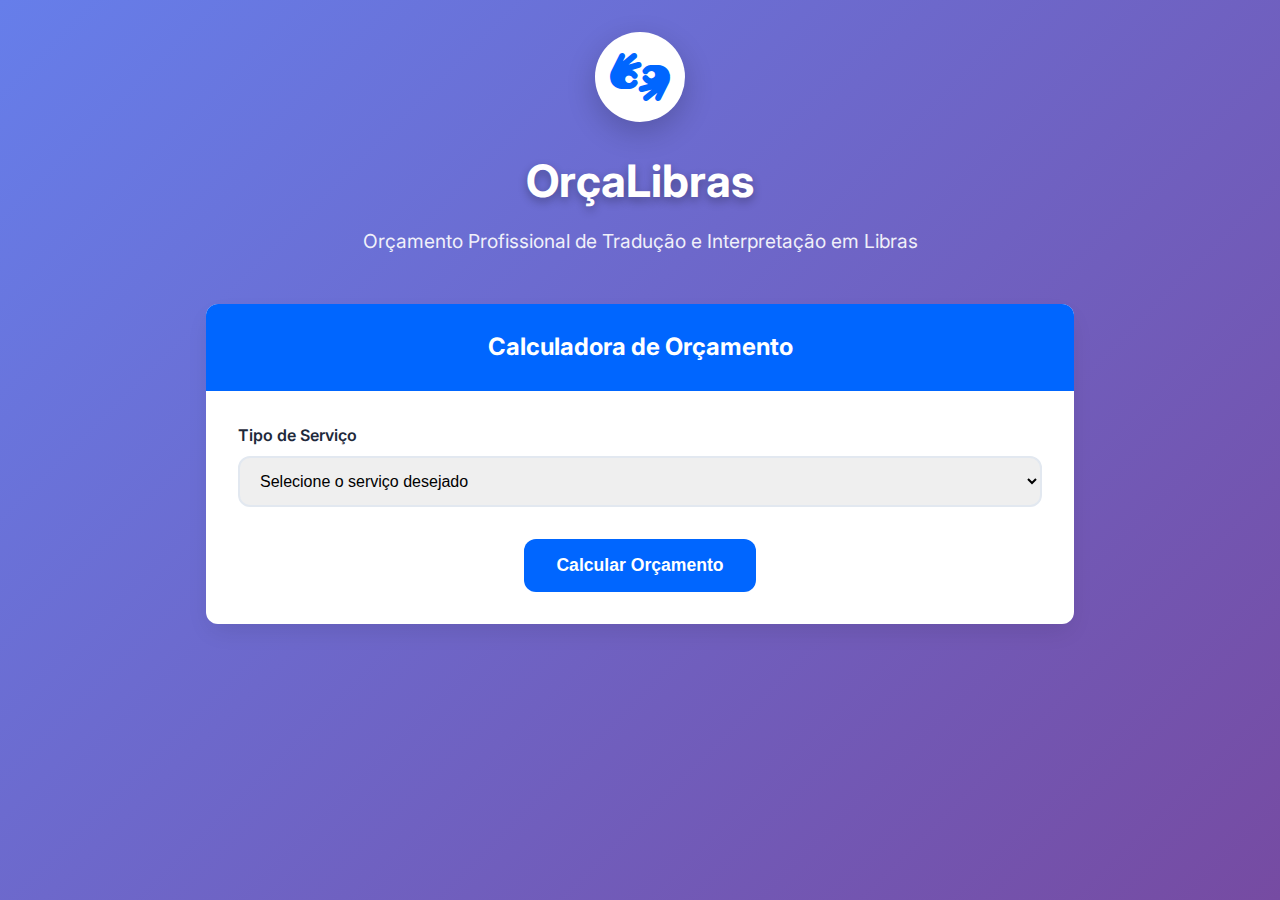
<file: index.html>
<!DOCTYPE html>
<html lang="pt-BR">
<head>
    <meta charset="UTF-8">
    <meta name="viewport" content="width=device-width, initial-scale=1.0">
    <title>OrçaLibras • Orçamento de Tradução e Interpretação em Libras</title>
    <link rel="preconnect" href="https://fonts.googleapis.com">
    <link rel="preconnect" href="https://fonts.gstatic.com" crossorigin>
    <link href="https://fonts.googleapis.com/css2?family=Inter:wght@400;500;600;700&display=swap" rel="stylesheet">
    <link rel="stylesheet" href="https://cdnjs.cloudflare.com/ajax/libs/font-awesome/6.5.0/css/all.min.css">
    <style>
        :root {
            --primary: #0066FF;
            --primary-dark: #0052CC;
            --accent: #00D4C4;
            --gray-100: #F8FAFC;
            --gray-200: #E2E8F0;
            --gray-600: #475467;
            --gray-900: #1E293B;
            --success: #10B981;
            --radius: 12px;
            --shadow: 0 10px 25px -5px rgba(0,0,0,0.1);
        }
        * { margin:0; padding:0; box-sizing:border-box; }
        body {
            font-family: 'Inter', sans-serif;
            background: linear-gradient(135deg, #667eea 0%, #764ba2 100%);
            min-height: 100vh;
            color: var(--gray-900);
            line-height: 1.6;
        }
        .container { max-width: 900px; margin: 0 auto; padding: 2rem 1rem; }
        header { text-align: center; color: white; margin-bottom: 3rem; }
        header h1 { font-size: 2.8rem; font-weight: 700; margin-bottom: 0.5rem; text-shadow: 0 4px 10px rgba(0,0,0,0.3); }
        header p { font-size: 1.2rem; opacity: 0.9; }
        .logo {
            width: 90px; height: 90px; background: white; border-radius: 50%;
            display: flex; align-items: center; justify-content: center;
            margin: 0 auto 1.5rem; box-shadow: 0 10px 30px rgba(0,0,0,0.2);
        }
        .card { background: white; border-radius: var(--radius); box-shadow: var(--shadow); overflow: hidden; margin-bottom: 2rem; }
        .card-header { background: var(--primary); color: white; padding: 1.5rem; text-align: center; }
        .card-header h2 { font-size: 1.5rem; display: flex; align-items: center; justify-content: center; gap: 0.5rem; }
        .form-body { padding: 2rem; }
        .form-group { margin-bottom: 1.5rem; }
        label { display: block; margin-bottom: 0.5rem; font-weight: 600; color: var(--gray-900); }
        select, input, textarea {
            width: 100%; padding: 0.85rem 1rem; border: 2px solid var(--gray-200);
            border-radius: var(--radius); font-size: 1rem; transition: all 0.3s ease;
        }
        select:focus, input:focus, textarea:focus {
            outline: none; border-color: var(--primary); box-shadow: 0 0 0 4px rgba(0,102,255,0.15);
        }
        .btn {
            background: var(--primary); color: white; border: none; padding: 1rem 2rem;
            font-size: 1.1rem; font-weight: 600; border-radius: var(--radius); cursor: pointer;
            transition: all 0.3s ease; display: flex; align-items: center; gap: 0.5rem;
            margin: 2rem auto 0;
        }
        .btn:hover { background: var(--primary-dark); transform: translateY(-2px); box-shadow: 0 10px 20px rgba(0,102,255,0.3); }
        .result-card {
            background: linear-gradient(135deg, #667eea 0%, #764ba2 100%);
            color: white; padding: 2rem; border-radius: var(--radius);
            box-shadow: var(--shadow); display: none; animation: fadeIn 0.6s ease-out;
        }
        @keyframes fadeIn { from { opacity: 0; transform: translateY(20px); } to { opacity: 1; transform: translateY(0); } }
        .result-grid { display: grid; grid-template-columns: repeat(auto-fit, minmax(280px, 1fr)); gap: 1.5rem; margin-top: 1.5rem; }
        .result-item { background: rgba(255,255,255,0.15); padding: 1.2rem; border-radius: var(--radius); backdrop-filter: blur(10px); }
        .result-item strong { display: block; font-size: 0.9rem; opacity: 0.9; margin-bottom: 0.5rem; }
        .result-value { font-size: 1.5rem; font-weight: 700; }
        .total-final { font-size: 2rem !important; color: #FFD700; text-align: center; margin: 2rem 0 1rem; text-shadow: 0 4px 10px rgba(0,0,0,0.4); }
        .hidden { display: none !important; }
        @media (max-width: 768px) {
            header h1 { font-size: 2.2rem; }
            .form-body { padding: 1.5rem; }
        }
    </style>
</head>
<body>
    <div class="container">
        <header>
            <div class="logo">
                <i class="fas fa-hands-asl-interpreting fa-3x" style="color:var(--primary);"></i>
            </div>
            <h1>OrçaLibras</h1>
            <p>Orçamento Profissional de Tradução e Interpretação em Libras</p>
        </header>

        <div class="card">
            <div class="card-header">
                <h2>Calculadora de Orçamento</h2>
            </div>

            <div class="form-body">
                <form id="orcamentoForm">
                    <div class="form-group">
                        <label for="tipoServico">Tipo de Serviço</label>
                        <select id="tipoServico" required>
                            <option value="">Selecione o serviço desejado</option>
                            <option value="interpretacao">Interpretação Presencial/  Remota</option>
                            <option value="traducao">Tradução e Legendagem de Vídeos</option>
                        </select>
                    </div>

                    <div id="interpretacaoFields" class="hidden">
                        <div class="form-group">
                            <label for="nomeEvento">Nome do Evento</label>
                            <input type="text" id="nomeEvento" placeholder="Ex: Congresso Nacional de Educação Inclusiva 2025">
                        </div>
                        <div class="form-group">
                            <label for="tipoEvento">Tipo do Evento</label>
                            <select id="tipoEvento">
                                <option value="">Selecione o tipo</option>
                                <option value="juridico">Jurídico</option>
                                <option value="educacao">Educação</option>
                                <option value="artistico">Artístico/Cultural</option>
                                <option value="video">Vídeo Conferência</option>
                            </select>
                        </div>
                        <div class="form-group">
                            <label for="tempoEvento">Duração do Evento (em minutos)</label>
                            <input type="number" id="tempoEvento" min="10" placeholder="Ex: 120">
                        </div>
                        <div class="form-group">
                            <label for="gravado">O evento será gravado?</label>
                            <select id="gravado">
                                <option value="">Selecione</option>
                                <option value="sim">Sim (será transmitido/gravado)</option>
                                <option value="nao">Não</option>
                            </select>
                        </div>
                        <div class="form-group">
                            <label for="endereco">Endereço do Evento (opcional)</label>
                            <input type="text" id="endereco" placeholder="Rua Exemplo, 123 - São Paulo/SP">
                        </div>
                    </div>

                    <div id="traducaoFields" class="hidden">
                        <div class="form-group">
                            <label for="tituloMaterial">Título do Material</label>
                            <input type="text" id="tituloMaterial" placeholder="Ex: Documentário 'A História da Libras no Brasil'">
                        </div>
                        <div class="form-group">
                            <label for="tipoMaterial">Tipo de Material</label>
                            <select id="tipoMaterial">
                                <option value="">Selecione o tipo</option>
                                <option value="videobook">VideoBook</option>
                                <option value="programa">Programa de TV</option>
                                <option value="propaganda">Propaganda de Marcas</option>
                                <option value="filme">Filme</option>
                                <option value="documentario">Documentário</option>
                            </select>
                        </div>
                        <div class="form-group">
                            <label for="tempoVideo">Duração do Vídeo (em minutos)</label>
                            <input type="number" id="tempoVideo" min="1" step="0.1" placeholder="Ex: 23.5">
                        </div>
                        <div class="form-group">
                            <label for="legendagem">Incluir Legendagem?</label>
                            <select id="legendagem">
                                <option value="nao">Não (apenas tradução para Libras)</option>
                                <option value="sim">Sim (tradução + legendagem)</option>
                            </select>
                        </div>
                        <div class="form-group">
                            <label for="edicao">Tipo de Edição</label>
                            <select id="edicao">
                                <option value="simples">Edição Simples</option>
                                <option value="completa">Edição Completa (com efeitos)</option>
                            </select>
                        </div>
                        <div class="form-group">
                            <label for="descricao">Descrição/Observações (opcional)</label>
                            <textarea id="descricao" rows="3" placeholder="Detalhes adicionais sobre o projeto..."></textarea>
                        </div>
                    </div>

                    <button type="button" class="btn" onclick="calcularOrcamento()">
                        Calcular Orçamento
                    </button>
                </form>
            </div>
        </div>

        <div id="resultado" class="result-card">
            <h2 style="text-align:center; margin-bottom: 1.5rem;">Seu Orçamento</h2>
            <div id="output"></div>
            <div class="total-final" id="totalFinal"></div>
            +, impostos (15,5%) já inclusos
        </div>
    </div>

    <script>
        const formatMoney = (value) => `R$ ${value.toLocaleString('pt-BR', { minimumFractionDigits: 2, maximumFractionDigits: 2 })}`;

        document.getElementById('tipoServico').addEventListener('change', function() {
            const value = this.value;
            document.getElementById('interpretacaoFields').classList.toggle('hidden', value !== 'interpretacao');
            document.getElementById('traducaoFields').classList.toggle('hidden', value !== 'traducao');
        });

        function calcularOrcamento() {
            const tipo = document.getElementById('tipoServico').value;
            if (!tipo) return alert('Por favor, selecione o tipo de serviço.');

            let html = '';
            let total = 0;

            if (tipo === 'interpretacao') {
                const nome = document.getElementById('nomeEvento').value.trim();
                const tipoEvento = document.getElementById('tipoEvento').value;
                const minutos = parseFloat(document.getElementById('tempoEvento').value);
                const gravado = document.getElementById('gravado').value;

                if (!nome || !tipoEvento || !minutos || !gravado) {
                    return alert('Preencha todos os campos obrigatórios da Interpretação.');
                }

                const horas = Math.ceil(minutos / 60);
                const valorHora = tipoEvento === 'artistico' ? 192 : 144;
                const interpretes = minutos <= 60 ? 1 : 2;
                const valorHoras = valorHora * interpretes * horas;
                const direitoImagem = gravado === 'sim' ? valorHoras * 0.10 : 0;
                const subtotal = valorHoras + direitoImagem;
                const impostos = subtotal * 0.155;
                total = subtotal + impostos;

                html = `
                    <div class="result-grid">
                        <div class="result-item"><strong>Evento</strong><div class="result-value">${nome}</div></div>
                        <div class="result-item"><strong>Tipo</strong><div class="result-value">${tipoEvento === 'artistico' ? 'Artístico/Cultural' : tipoEvento.charAt(0).toUpperCase() + tipoEvento.slice(1)}</div></div>
                        <div class="result-item"><strong>Horas</strong><div class="result-value">${horas}h</div></div>
                        <div class="result-item"><strong>Intérpretes</strong><div class="result-value">${interpretes}</div></div>
                        <div class="result-item"><strong>Valor/Hora por Intérprete</strong><div class="result-value">${formatMoney(valorHora)}</div></div>
                        <div class="result-item"><strong>Total das Horas</strong><div class="result-value">${formatMoney(valorHoras)}</div></div>
                        <div class="result-item"><strong>Direito de Imagem ${gravado === 'sim' ? '(+10%)' : ''}</strong><div class="result-value">${formatMoney(direitoImagem)}</div></div>
                        <div class="result-item"><strong>Impostos (15,5%)</strong><div class="result-value">${formatMoney(impostos)}</div></div>
                    </div>
                `;

            } else if (tipo === 'traducao') {
                const titulo = document.getElementById('tituloMaterial').value.trim();
                const tipoMat = document.getElementById('tipoMaterial').value;
                const minutos = parseFloat(document.getElementById('tempoVideo').value);
                const legendagem = document.getElementById('legendagem').value;

                if (!titulo || !tipoMat || !minutos) {
                    return alert('Preencha todos os campos obrigatórios da Tradução.');
                }

                let valorMinuto = 60;
                if (tipoMat === 'propaganda' || tipoMat === 'programa') {
                    valorMinuto = 250;
                } else if (legendagem === 'sim') {
                    valorMinuto = 96;
                }

                const valorTempo = valorMinuto * minutos;
                const direitoImagem = valorTempo * 0.30;
                const subtotal = valorTempo + direitoImagem;
                const impostos = subtotal * 0.155;
                total = subtotal + impostos;

                const tipoTexto = {
                    videobook: "VideoBook",
                    programa: "Programa de TV",
                    propaganda: "Propaganda de Marcas",
                    filme: "Filme",
                    documentario: "Documentário"
                }[tipoMat];

                html = `
                    <div class="result-grid">
                        <div class="result-item"><strong>Material</strong><div class="result-value">${titulo}</div></div>
                        <div class="result-item"><strong>Tipo</strong><div class="result-value">${tipoTexto}</div></div>
                        <div class="result-item"><strong>Duração</strong><div class="result-value">${minutos} min</div></div>
                        <div class="result-item"><strong>Valor por Minuto</strong><div class="result-value">${formatMoney(valorMinuto)}</div></div>
                        <div class="result-item"><strong>Total Tradução</strong><div class="result-value">${formatMoney(valorTempo)}</div></div>
                        <div class="result-item"><strong>Direito de Imagem (+30%)</strong><div class="result-value">${formatMoney(direitoImagem)}</div></div>
                        <div class="result-item"><strong>Impostos (15,5%)</strong><div class="result-value">${formatMoney(impostos)}</div></div>
                    </div>
                `;
            }

            document.getElementById('output').innerHTML = html;
            document.getElementById('totalFinal').textContent = formatMoney(total);
            document.getElementById('resultado').style.display = 'block';
            document.getElementById('resultado').scrollIntoView({ behavior: 'smooth' });
        }
    </script>
</body>
</html>
</file>
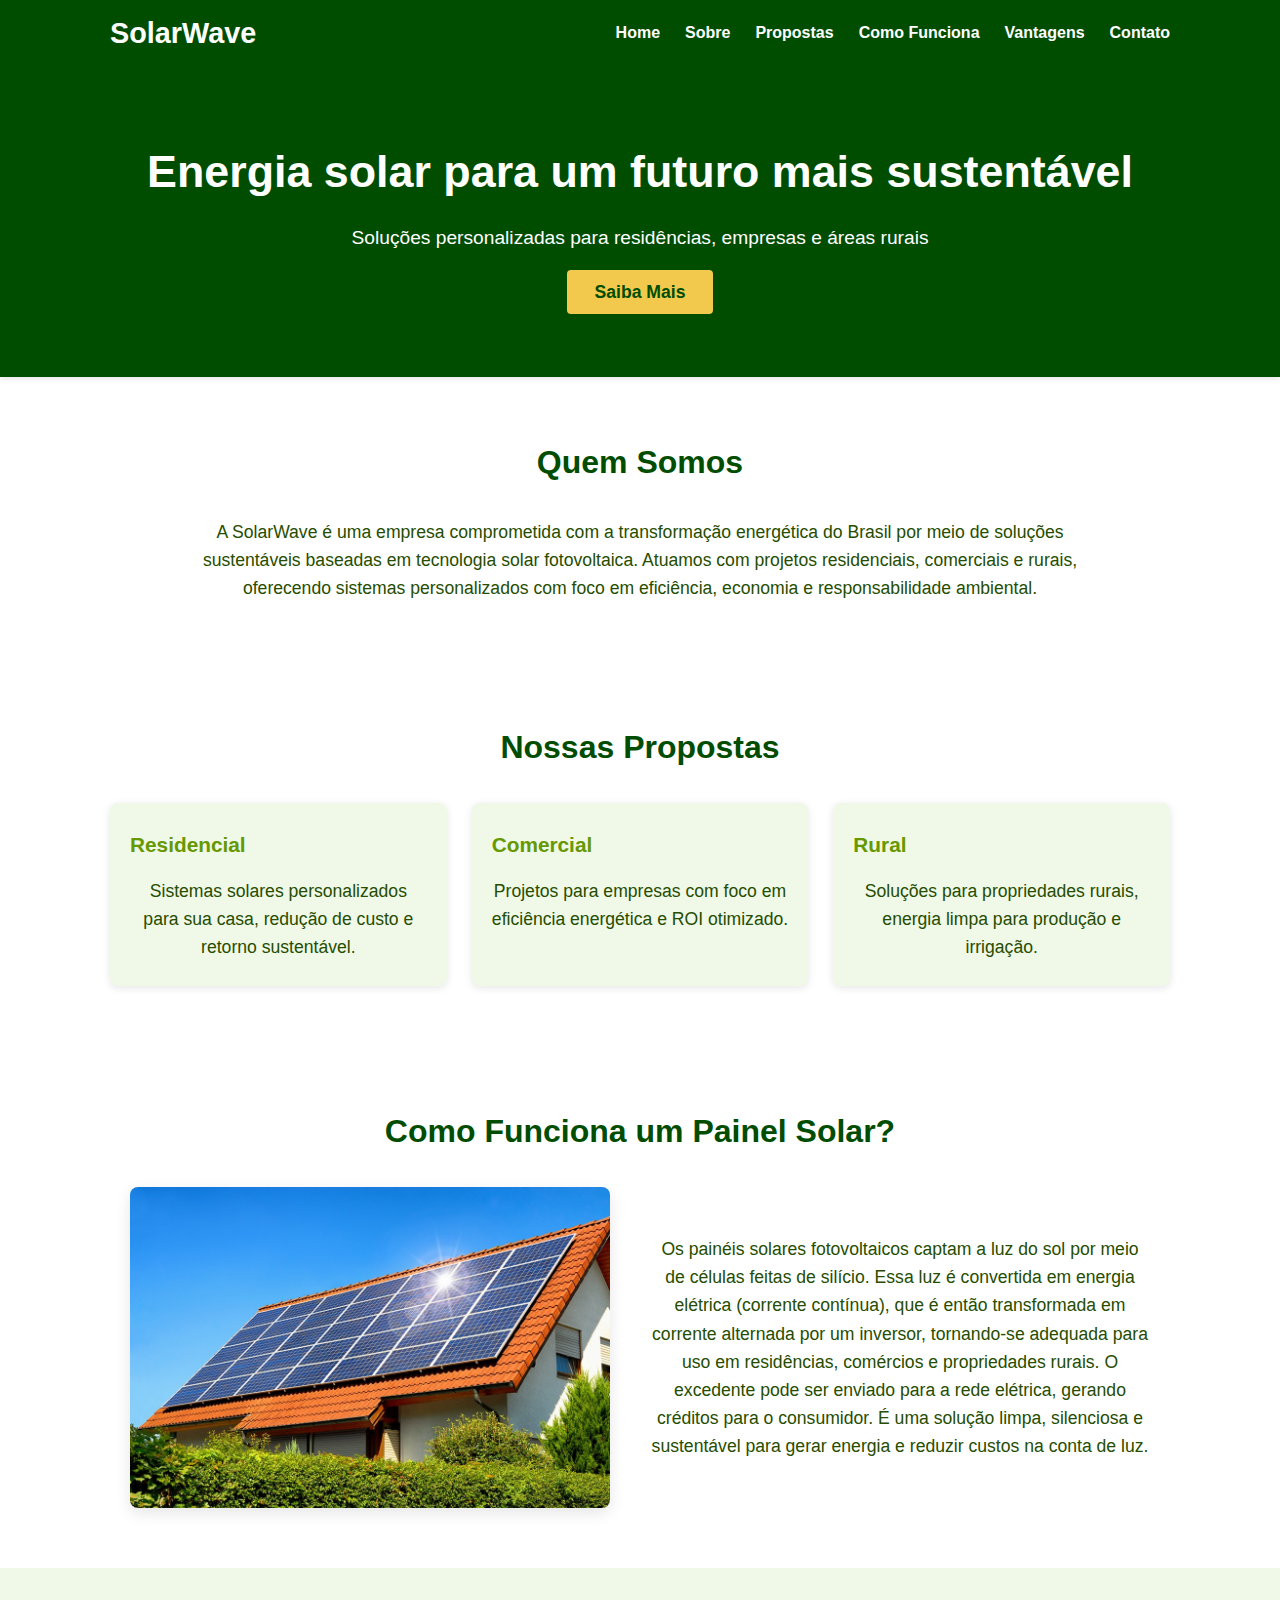
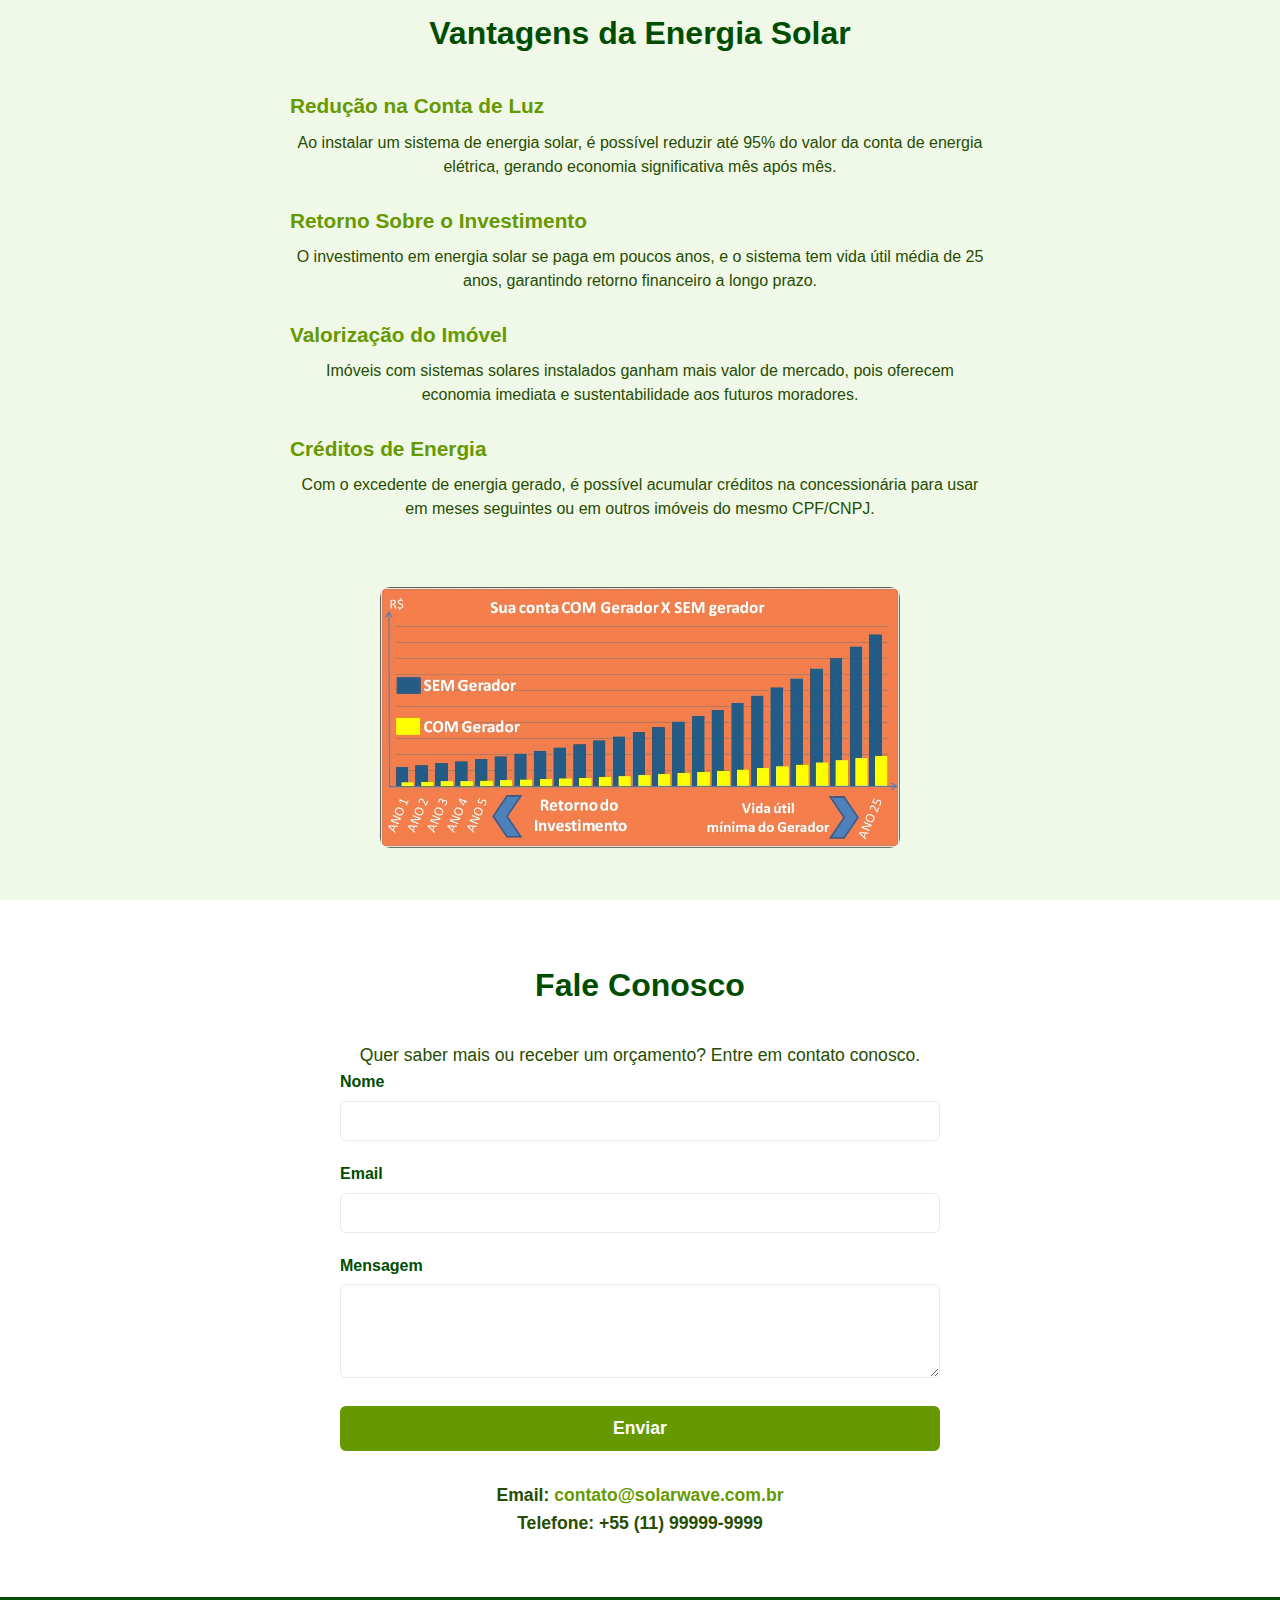
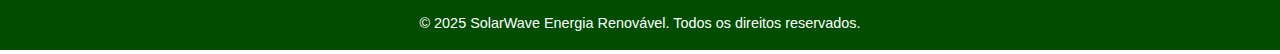
<file: 01. solar-wave/index.html>
<!DOCTYPE html>
<html lang="pt-BR">
<head>
  <meta charset="UTF-8" />
  <meta name="viewport" content="width=device-width, initial-scale=1" />
  <meta name="description" content="SolarWave Energia Renovável — soluções em energia solar fotovoltaica" />
  <title>SolarWave Energia Renovável</title>
  <link rel="stylesheet" href="css/style.css" />
  <script src="./js/script.js" defer></script>
</head>

<body>
  <header class="site-header">
    <div class="header-top">
      <div class="logo">SolarWave</div>
      <nav class="main-nav">
        <ul>
          <li><a href="#home">Home</a></li>
          <li><a href="#about">Sobre</a></li>
          <li><a href="#services">Propostas</a></li>
          <li><a href="#how-it-works">Como Funciona</a></li>
          <li><a href="#benefits">Vantagens</a></li>
          <li><a href="#contact">Contato</a></li>
        </ul>
      </nav>
    </div>
    <div class="header-banner" id="home">
      <div class="banner-content">
        <h1>Energia solar para um futuro mais sustentável</h1>
        <p>Soluções personalizadas para residências, empresas e áreas rurais</p>
        <a href="#services" class="btn-banner">Saiba Mais</a>
      </div>
    </div>
  </header>

  <main>
    <section id="about" class="section about">
      <div class="container">
        <h2>Quem Somos</h2>
        <p>
          A SolarWave é uma empresa comprometida com a transformação energética do Brasil por meio de soluções sustentáveis baseadas em tecnologia solar fotovoltaica. Atuamos com projetos residenciais, comerciais e rurais, oferecendo sistemas personalizados com foco em eficiência, economia e responsabilidade ambiental.
        </p>
      </div>
    </section>

    <section id="services" class="section services">
      <div class="container">
        <h2>Nossas Propostas</h2>
        <div class="service-items">
          <div class="service-item">
            <h3>Residencial</h3>
            <p>Sistemas solares personalizados para sua casa, redução de custo e retorno sustentável.</p>
          </div>
          <div class="service-item">
            <h3>Comercial</h3>
            <p>Projetos para empresas com foco em eficiência energética e ROI otimizado.</p>
          </div>
          <div class="service-item">
            <h3>Rural</h3>
            <p>Soluções para propriedades rurais, energia limpa para produção e irrigação.</p>
          </div>
        </div>
      </div>
    </section>

    <section id="how-it-works" class="section how-it-works">
      <div class="container">
        <h2>Como Funciona um Painel Solar?</h2>
        <div class="how-content">
          <img src="assets/paineis-solar.jpeg " alt="Painel Solar" class="solar-image" />
          <div class="solar-description">
            <p>
              Os painéis solares fotovoltaicos captam a luz do sol por meio de células feitas de silício. Essa luz é convertida em energia elétrica (corrente contínua), que é então transformada em corrente alternada por um inversor, tornando-se adequada para uso em residências, comércios e propriedades rurais. O excedente pode ser enviado para a rede elétrica, gerando créditos para o consumidor. É uma solução limpa, silenciosa e sustentável para gerar energia e reduzir custos na conta de luz.
            </p>
          </div>
        </div>
      </div>
    </section>

    <section id="benefits" class="section benefits">
      <div class="container">
        <h2>Vantagens da Energia Solar</h2>
        <div class="benefits-wrapper">
          <div class="benefits-content">
            <div class="benefit-item">
              <h3>Redução na Conta de Luz</h3>
              <p>Ao instalar um sistema de energia solar, é possível reduzir até 95% do valor da conta de energia elétrica, gerando economia significativa mês após mês.</p>
            </div>
            <div class="benefit-item">
              <h3>Retorno Sobre o Investimento</h3>
              <p>O investimento em energia solar se paga em poucos anos, e o sistema tem vida útil média de 25 anos, garantindo retorno financeiro a longo prazo.</p>
            </div>
            <div class="benefit-item">
              <h3>Valorização do Imóvel</h3>
              <p>Imóveis com sistemas solares instalados ganham mais valor de mercado, pois oferecem economia imediata e sustentabilidade aos futuros moradores.</p>
            </div>
            <div class="benefit-item">
              <h3>Créditos de Energia</h3>
              <p>Com o excedente de energia gerado, é possível acumular créditos na concessionária para usar em meses seguintes ou em outros imóveis do mesmo CPF/CNPJ.</p>
            </div>
          </div>
          <div class="benefits-image">
            <img src="assets/beneficios-energia-solar.jpg" alt="Estatística de economia de energia com painel solar" />
          </div>  
        </div>
      </div>
    </section>

    <section id="contact" class="section contact">
      <div class="container">
        <h2>Fale Conosco</h2>
        <p>Quer saber mais ou receber um orçamento? Entre em contato conosco.</p>
        <form class="contact-form">
          <div class="form-group">
            <label for="name">Nome</label>
            <input type="text" id="name" name="name" required />
          </div>
          <div class="form-group">
            <label for="email">Email</label>
            <input type="email" id="email" name="email" required />
          </div>
          <div class="form-group">
            <label for="message">Mensagem</label>
            <textarea id="message" name="message" rows="4" required></textarea>
          </div>
          <button type="submit" class="btn-submit">Enviar</button>
        </form>
        <div class="contact-info">
          <p>Email: <a href="mailto:contato@solarwave.com.br">contato@solarwave.com.br</a></p>
          <p>Telefone: +55 (11) 99999‑9999</p>
        </div>
      </div>
    </section>
  </main>

  <footer class="site-footer">
    <div class="container">
      <p>&copy; 2025 SolarWave Energia Renovável. Todos os direitos reservados.</p>
    </div>
  </footer>

</body>
</html>
</file>
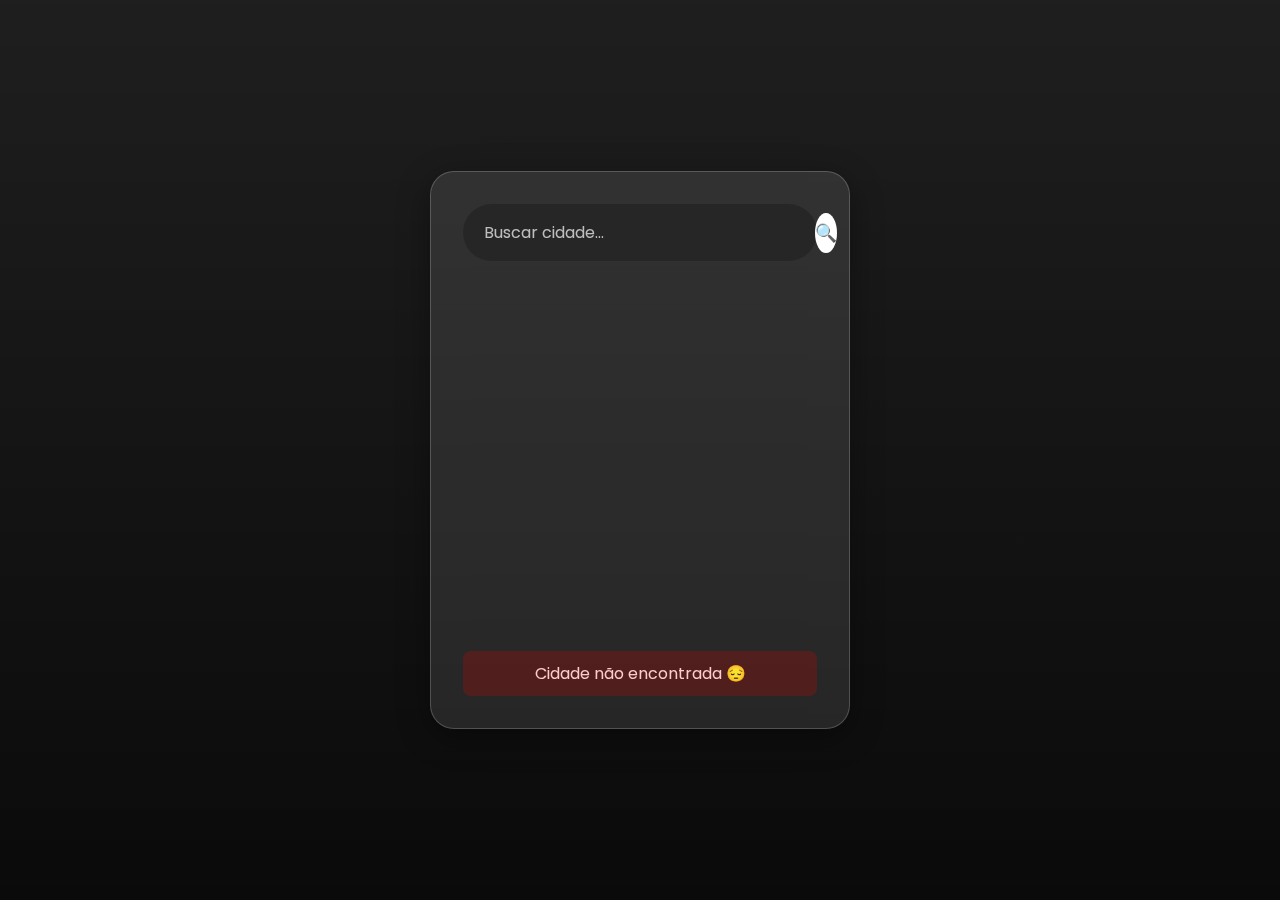
<file: 04. weather-app/index.html>
<!DOCTYPE html>
<html lang="pt-BR">
<head>
  <meta charset="UTF-8">
  <meta name="viewport" content="width=device-width, initial-scale=1.0">
  <title>Clima Local</title>
  <link href="https://fonts.googleapis.com/css2?family=Poppins:wght@300;400;500;700&display=swap" rel="stylesheet">
  <link rel="stylesheet" href="./css/style.css">
  <script src="./js/script.js" defer></script>
</head>

<body>

  <main class="card">
    <div class="search-box">
      <input type="text" class="search-bar" placeholder="Buscar cidade...">
      <button class="search-btn">🔍</button>
    </div>

    <div class="weather loading">
      <h2 class="city">Carregando...</h2>
      
      <div class="temp-box">
        <h1 class="temp">--°</h1>
        <div class="icon">🤔</div>
      </div>
      
      <p class="description">--</p>
      
      <div class="details">
        <div class="col">
          <span class="symbol">💨</span>
          <p class="wind">-- km/h</p>
          <span class="caption">Vento</span>
        </div>
        <div class="col">
          <span class="symbol">💧</span>
          <p class="humidity">--%</p> 
          <span class="caption">Umidade</span>
        </div>
        <div class="col">
          <span class="symbol">🌡️</span>
          <p class="feels-like">--°</p> 
          <span class="caption">Sensação</span>
        </div>
      </div>
    </div>

    <div class="error-msg" style="display: none;">
      <p>Cidade não encontrada 😔</p>
    </div>
  </main>

</body>

</html>
</file>
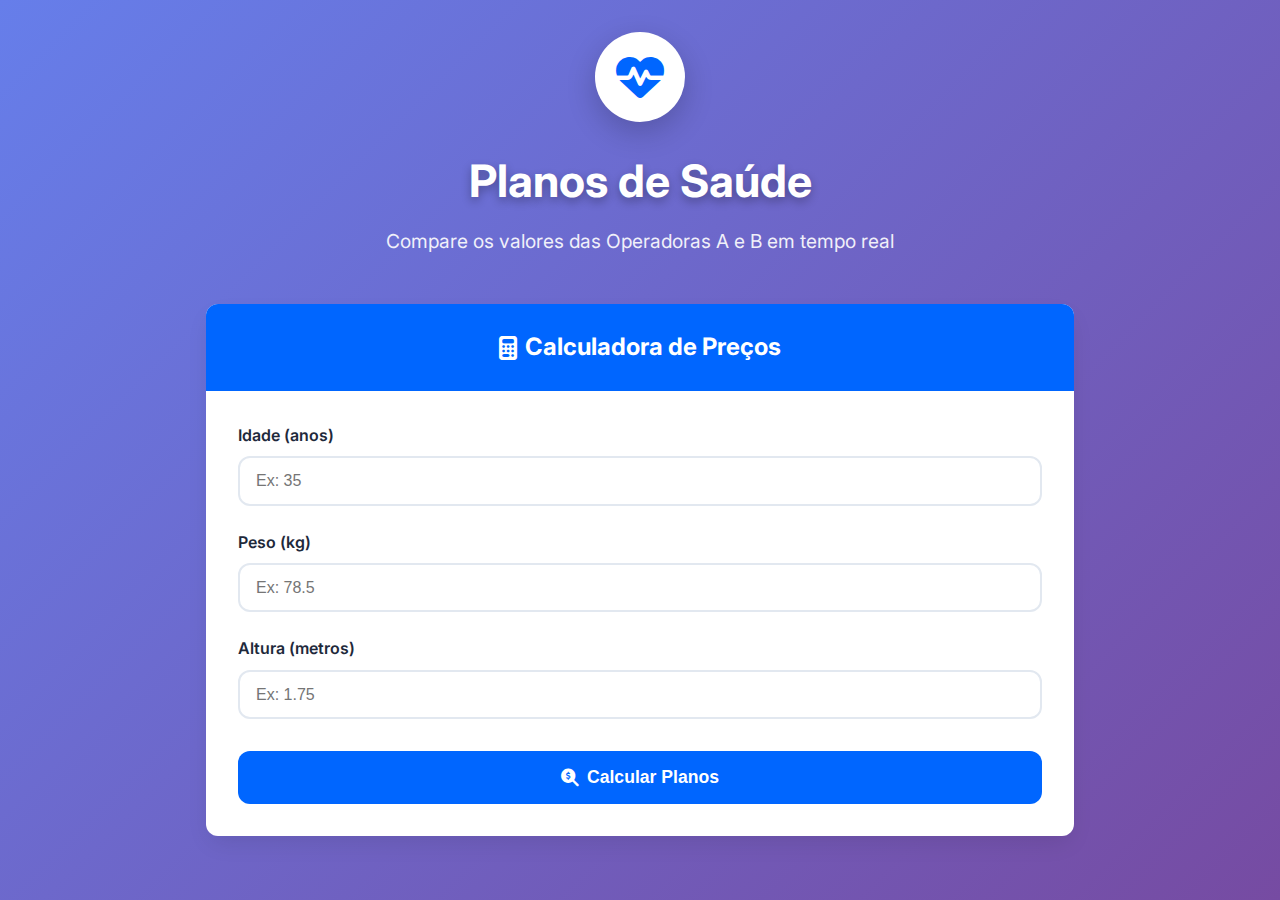
<file: index2.html>
<!DOCTYPE html>
<html lang="pt-BR">
<head>
    <meta charset="UTF-8">
    <meta name="viewport" content="width=device-width, initial-scale=1.0">
    <title>Calculadora de Planos de Saúde</title>
    <link rel="preconnect" href="https://fonts.googleapis.com">
    <link rel="preconnect" href="https://fonts.gstatic.com" crossorigin>
    <link href="https://fonts.googleapis.com/css2?family=Inter:wght@400;500;600;700&display=swap" rel="stylesheet">
    <link rel="stylesheet" href="https://cdnjs.cloudflare.com/ajax/libs/font-awesome/6.5.0/css/all.min.css">
    <style>
        :root {
            --primary: #0066FF;
            --primary-dark: #0052CC;
            --accent: #00D4C4;
            --gray-100: #F8FAFC;
            --gray-200: #E2E8F0;
            --gray-600: #475467;
            --gray-900: #1E293B;
            --success: #10B981;
            --radius: 12px;
            --shadow: 0 10px 25px -5px rgba(0,0,0,0.1);
        }
        * { margin:0; padding:0; box-sizing:border-box; }
        body {
            font-family: 'Inter', sans-serif;
            background: linear-gradient(135deg, #667eea 0%, #764ba2 100%);
            min-height: 100vh;
            color: var(--gray-900);
            line-height: 1.6;
        }
        .container { max-width: 900px; margin: 0 auto; padding: 2rem 1rem; }
        header { text-align: center; color: white; margin-bottom: 3rem; }
        header h1 { font-size: 2.8rem; font-weight: 700; margin-bottom: 0.5rem; text-shadow: 0 4px 10px rgba(0,0,0,0.3); }
        header p { font-size: 1.2rem; opacity: 0.9; }
        .logo {
            width: 90px; height: 90px; background: white; border-radius: 50%;
            display: flex; align-items: center; justify-content: center;
            margin: 0 auto 1.5rem; box-shadow: 0 10px 30px rgba(0,0,0,0.2);
        }
        .card { background: white; border-radius: var(--radius); box-shadow: var(--shadow); overflow: hidden; margin-bottom: 2rem; }
        .card-header { background: var(--primary); color: white; padding: 1.5rem; text-align: center; }
        .card-header h2 { font-size: 1.5rem; display: flex; align-items: center; justify-content: center; gap: 0.5rem; }
        .form-body { padding: 2rem; }
        .form-group { margin-bottom: 1.5rem; }
        label { display: block; margin-bottom: 0.5rem; font-weight: 600; color: var(--gray-900); }
        input {
            width: 100%; padding: 0.85rem 1rem; border: 2px solid var(--gray-200);
            border-radius: var(--radius); font-size: 1rem; transition: all 0.3s ease;
        }
        input:focus {
            outline: none; border-color: var(--primary); box-shadow: 0 0 0 4px rgba(0,102,255,0.15);
        }
        .btn {
            background: var(--primary); color: white; border: none; padding: 1rem 2rem;
            font-size: 1.1rem; font-weight: 600; border-radius: var(--radius); cursor: pointer;
            transition: all 0.3s ease; display: flex; align-items: center; justify-content: center; gap: 0.5rem;
            margin: 2rem auto 0; width: 100%;
        }
        .btn:hover { background: var(--primary-dark); transform: translateY(-2px); box-shadow: 0 10px 20px rgba(0,102,255,0.3); }
        .result-card {
            background: linear-gradient(135deg, #667eea 0%, #764ba2 100%);
            color: white; padding: 2rem; border-radius: var(--radius);
            box-shadow: var(--shadow); display: none; animation: fadeIn 0.6s ease-out;
        }
        @keyframes fadeIn { from { opacity: 0; transform: translateY(20px); } to { opacity: 1; transform: translateY(0); } }
        table { width: 100%; border-collapse: collapse; margin: 1.5rem 0; background: rgba(255,255,255,0.1); border-radius: var(--radius); overflow: hidden; }
        th, td { padding: 1rem; text-align: center; border-bottom: 1px solid rgba(255,255,255,0.2); }
        th { background: rgba(0,0,0,0.2); font-weight: 600; }
        .highlight { background: rgba(255,255,255,0.2); font-weight: 700; }
        .recomendacao {
            margin-top: 2rem; padding: 1.5rem; background: rgba(255,255,255,0.15);
            border-radius: var(--radius); text-align: center; font-size: 1.3rem; font-weight: 600;
            backdrop-filter: blur(10px);
        }
        .total-final { font-size: 2.2rem !important; color: #FFD700; text-align: center; margin: 2rem 0 0.5rem; text-shadow: 0 4px 10px rgba(0,0,0,0.4); }
        @media (max-width: 768px) {
            header h1 { font-size: 2.2rem; }
            .form-body { padding: 1.5rem; }
        }
    </style>
</head>
<body>
    <div class="container">
        <header>
            <div class="logo">
                <i class="fas fa-heartbeat fa-3x" style="color:var(--primary);"></i>
            </div>
            <h1>Planos de Saúde</h1>
            <p>Compare os valores das Operadoras A e B em tempo real</p>
        </header>

        <div class="card">
            <div class="card-header">
                <h2><i class="fas fa-calculator"></i> Calculadora de Preços</h2>
            </div>

            <div class="form-body">
                <div class="form-group">
                    <label for="idade">Idade (anos)</label>
                    <input type="number" id="idade" min="1" placeholder="Ex: 35" required>
                </div>
                <div class="form-group">
                    <label for="peso">Peso (kg)</label>
                    <input type="number" id="peso" step="0.1" min="1" placeholder="Ex: 78.5" required>
                </div>
                <div class="form-group">
                    <label for="altura">Altura (metros)</label>
                    <input type="number" id="altura" step="0.01" min="0.5" placeholder="Ex: 1.75" required>
                </div>

                <button type="button" class="btn" onclick="calcular()">
                    <i class="fas fa-search-dollar"></i> Calcular Planos
                </button>
            </div>
        </div>

        <div id="resultado" class="result-card">
            <h2 style="text-align:center; margin-bottom:1.5rem;">Seus Resultados</h2>
            
            <p style="text-align:center; margin-bottom:1rem;">
                <strong>IMC:</strong> <span id="imc">—</span> kg/m² • 
                <strong>Classificação:</strong> <span id="classe">—</span> • 
                <strong>Fator Comorbidade (B):</strong> <span id="fator">—</span>
            </p>

            <table>
                <tr>
                    <th>Operadora</th>
                    <th>Básico</th>
                    <th>Standard</th>
                    <th>Premium</th>
                </tr>
                <tr>
                    <td><strong>Operadora A</strong></td>
                    <td id="a-basico">—</td>
                    <td id="a-standard">—</td>
                    <td id="a-premium">—</td>
                </tr>
                <tr>
                    <td><strong>Operadora B</strong></td>
                    <td id="b-basico">—</td>
                    <td id="b-standard">—</td>
                    <td id="b-premium">—</td>
                </tr>
            </table>

            <div class="recomendacao" id="recomendacao"></div>
            <div class="total-final" id="melhorPreco"></div>
        </div>
    </div>

    <script>
        const moeda = v => `R$ ${Math.max(0, v).toFixed(2).replace('.', ',')}`;

        function calcularIMC(peso, altura) { return peso / (altura * altura); }
        function classificarIMC(imc) {
            if (imc < 18.5) return "Abaixo do Peso";
            if (imc < 25) return "Normal";
            if (imc < 30) return "Sobrepeso";
            if (imc < 35) return "Obesidade";
            if (imc < 40) return "Obesidade Mórbida Grave";
            return "Obesidade Mórbida Muito Grave";
        }
        function fatorComorbidade(classe) {
            const f = {"Abaixo do Peso":10,"Normal":1,"Sobrepeso":6,"Obesidade":10,
                       "Obesidade Mórbida Grave":20,"Obesidade Mórbida Muito Grave":30};
            return f[classe] || 0;
        }
        function operadoraA(idade, imc) {
            const f = imc / 10;
            return {
                basico: 100 + idade * 10 * f,
                standard: (150 + idade * 15) * f,
                premium: (200 + imc * 10 + idade * 20) * f
            };
        }
        function operadoraB(idade, imc, fator) {
            const f = imc / 10;
            return {
                basico: 100 + fator * 10 * f,
                standard: (150 + fator * 15) * f,
                premium: (200 + imc * 10 + fator * 20) * f
            };
        }

        function calcular() {
            const idade = parseInt(document.getElementById("idade").value);
            const peso = parseFloat(document.getElementById("peso").value);
            const altura = parseFloat(document.getElementById("altura").value);

            if (!idade || !peso || !altura || idade < 1 || peso < 1 || altura < 0.5) {
                alert("Preencha todos os campos com valores válidos.");
                return;
            }

            const imc = calcularIMC(peso, altura);
            const classe = classificarIMC(imc);
            const fator = fatorComorbidade(classe);
            const a = operadoraA(idade, imc);
            const b = operadoraB(idade, imc, fator);

            document.getElementById("imc").textContent = imc.toFixed(2);
            document.getElementById("classe").textContent = classe;
            document.getElementById("fator").textContent = fator;

            document.getElementById("a-basico").textContent = moeda(a.basico);
            document.getElementById("a-standard").textContent = moeda(a.standard);
            document.getElementById("a-premium").textContent = moeda(a.premium);
            document.getElementById("b-basico").textContent = moeda(b.basico);
            document.getElementById("b-standard").textContent = moeda(b.standard);
            document.getElementById("b-premium").textContent = moeda(b.premium);

            const planos = [
                {preco: a.basico, nome: "Operadora A - Básico"},
                {preco: a.standard, nome: "Operadora A - Standard"},
                {preco: a.premium, nome: "Operadora A - Premium"},
                {preco: b.basico, nome: "Operadora B - Básico"},
                {preco: b.standard, nome: "Operadora B - Standard"},
                {preco: b.premium, nome: "Operadora B - Premium"}
            ];

            const menor = Math.min(...planos.map(p => p.preco));
            const melhores = planos.filter(p => p.preco === menor);

            let texto = "";
            if (melhores.length === 1) {
                texto = `Melhor opção: <strong>${melhores[0].nome}</strong>`;
            } else {
                texto = `Melhores opções (${melhores.length} planos):<br>` + melhores.map(m => `• ${m.nome}`).join("<br>");
            }

            document.getElementById("recomendacao").innerHTML = texto;
            document.getElementById("melhorPreco").textContent = moeda(menor);

            document.getElementById("resultado").style.display = "block";
            document.getElementById("resultado").scrollIntoView({ behavior: "smooth" });
        }
    </script>
</body>
</html>
</file>
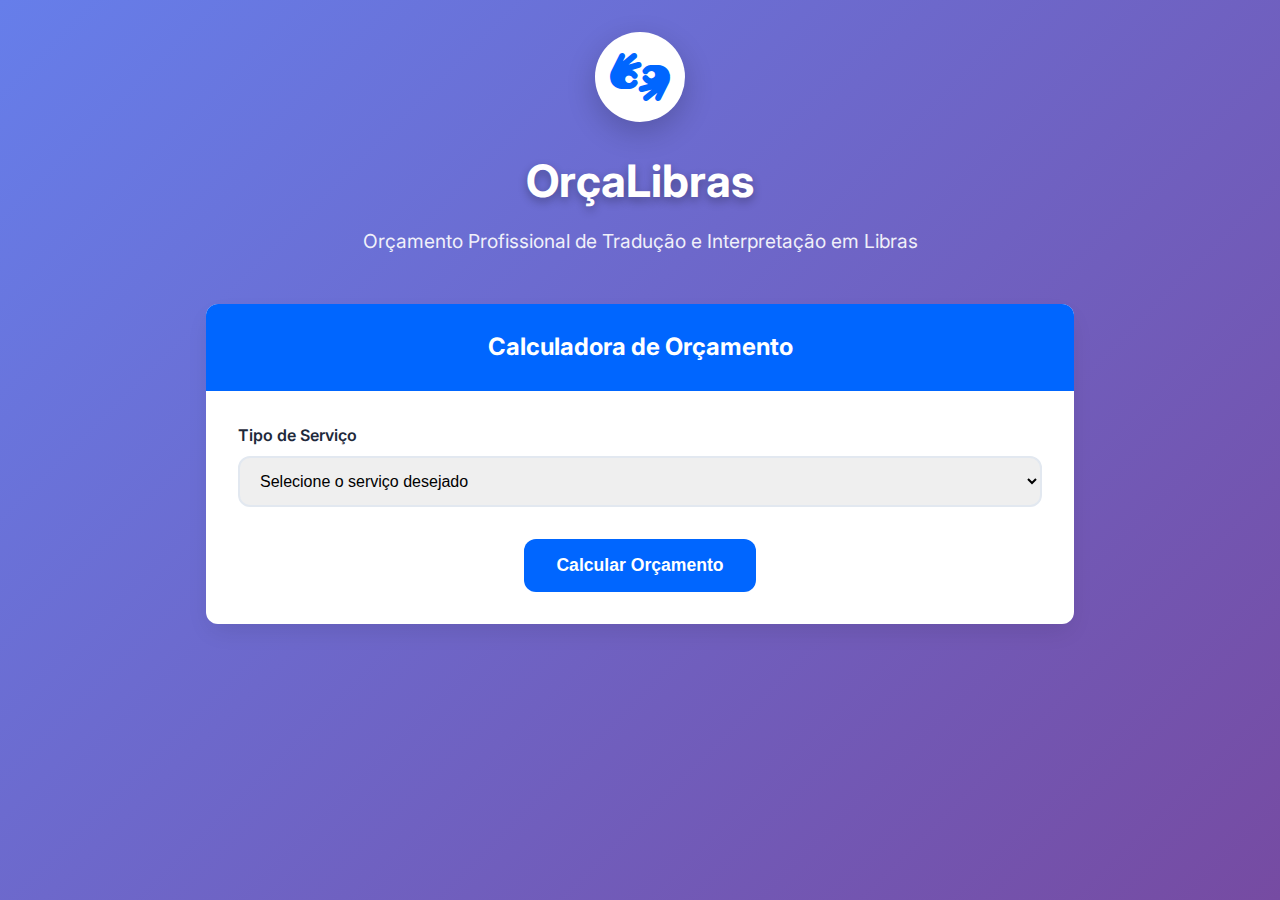
<file: index3.html>
<!DOCTYPE html>
<html lang="pt-BR">
<head>
    <meta charset="UTF-8">
    <meta name="viewport" content="width=device-width, initial-scale=1.0">
    <title>OrçaLibras • Orçamento de Tradução e Interpretação em Libras</title>
    <link rel="preconnect" href="https://fonts.googleapis.com">
    <link rel="preconnect" href="https://fonts.gstatic.com" crossorigin>
    <link href="https://fonts.googleapis.com/css2?family=Inter:wght@400;500;600;700&display=swap" rel="stylesheet">
    <link rel="stylesheet" href="https://cdnjs.cloudflare.com/ajax/libs/font-awesome/6.5.0/css/all.min.css">
    <style>
        :root {
            --primary: #0066FF;
            --primary-dark: #0052CC;
            --accent: #00D4C4;
            --gray-100: #F8FAFC;
            --gray-200: #E2E8F0;
            --gray-600: #475467;
            --gray-900: #1E293B;
            --success: #10B981;
            --radius: 12px;
            --shadow: 0 10px 25px -5px rgba(0,0,0,0.1);
        }
        * { margin:0; padding:0; box-sizing:border-box; }
        body {
            font-family: 'Inter', sans-serif;
            background: linear-gradient(135deg, #667eea 0%, #764ba2 100%);
            min-height: 100vh;
            color: var(--gray-900);
            line-height: 1.6;
        }
        .container { max-width: 900px; margin: 0 auto; padding: 2rem 1rem; }
        header { text-align: center; color: white; margin-bottom: 3rem; }
        header h1 { font-size: 2.8rem; font-weight: 700; margin-bottom: 0.5rem; text-shadow: 0 4px 10px rgba(0,0,0,0.3); }
        header p { font-size: 1.2rem; opacity: 0.9; }
        .logo {
            width: 90px; height: 90px; background: white; border-radius: 50%;
            display: flex; align-items: center; justify-content: center;
            margin: 0 auto 1.5rem; box-shadow: 0 10px 30px rgba(0,0,0,0.2);
        }
        .card { background: white; border-radius: var(--radius); box-shadow: var(--shadow); overflow: hidden; margin-bottom: 2rem; }
        .card-header { background: var(--primary); color: white; padding: 1.5rem; text-align: center; }
        .card-header h2 { font-size: 1.5rem; display: flex; align-items: center; justify-content: center; gap: 0.5rem; }
        .form-body { padding: 2rem; }
        .form-group { margin-bottom: 1.5rem; }
        label { display: block; margin-bottom: 0.5rem; font-weight: 600; color: var(--gray-900); }
        select, input, textarea {
            width: 100%; padding: 0.85rem 1rem; border: 2px solid var(--gray-200);
            border-radius: var(--radius); font-size: 1rem; transition: all 0.3s ease;
        }
        select:focus, input:focus, textarea:focus {
            outline: none; border-color: var(--primary); box-shadow: 0 0 0 4px rgba(0,102,255,0.15);
        }
        .btn {
            background: var(--primary); color: white; border: none; padding: 1rem 2rem;
            font-size: 1.1rem; font-weight: 600; border-radius: var(--radius); cursor: pointer;
            transition: all 0.3s ease; display: flex; align-items: center; gap: 0.5rem;
            margin: 2rem auto 0;
        }
        .btn:hover { background: var(--primary-dark); transform: translateY(-2px); box-shadow: 0 10px 20px rgba(0,102,255,0.3); }
        .result-card {
            background: linear-gradient(135deg, #667eea 0%, #764ba2 100%);
            color: white; padding: 2rem; border-radius: var(--radius);
            box-shadow: var(--shadow); display: none; animation: fadeIn 0.6s ease-out;
        }
        @keyframes fadeIn { from { opacity: 0; transform: translateY(20px); } to { opacity: 1; transform: translateY(0); } }
        .result-grid { display: grid; grid-template-columns: repeat(auto-fit, minmax(280px, 1fr)); gap: 1.5rem; margin-top: 1.5rem; }
        .result-item { background: rgba(255,255,255,0.15); padding: 1.2rem; border-radius: var(--radius); backdrop-filter: blur(10px); }
        .result-item strong { display: block; font-size: 0.9rem; opacity: 0.9; margin-bottom: 0.5rem; }
        .result-value { font-size: 1.5rem; font-weight: 700; }
        .total-final { font-size: 2rem !important; color: #FFD700; text-align: center; margin: 2rem 0 1rem; text-shadow: 0 4px 10px rgba(0,0,0,0.4); }
        .hidden { display: none !important; }
        @media (max-width: 768px) {
            header h1 { font-size: 2.2rem; }
            .form-body { padding: 1.5rem; }
        }
    </style>
</head>
<body>
    <div class="container">
        <header>
            <div class="logo">
                <i class="fas fa-hands-asl-interpreting fa-3x" style="color:var(--primary);"></i>
            </div>
            <h1>OrçaLibras</h1>
            <p>Orçamento Profissional de Tradução e Interpretação em Libras</p>
        </header>

        <div class="card">
            <div class="card-header">
                <h2>Calculadora de Orçamento</h2>
            </div>

            <div class="form-body">
                <form id="orcamentoForm">
                    <div class="form-group">
                        <label for="tipoServico">Tipo de Serviço</label>
                        <select id="tipoServico" required>
                            <option value="">Selecione o serviço desejado</option>
                            <option value="interpretacao">Interpretação Presencial/  Remota</option>
                            <option value="traducao">Tradução e Legendagem de Vídeos</option>
                        </select>
                    </div>

                    <div id="interpretacaoFields" class="hidden">
                        <div class="form-group">
                            <label for="nomeEvento">Nome do Evento</label>
                            <input type="text" id="nomeEvento" placeholder="Ex: Congresso Nacional de Educação Inclusiva 2025">
                        </div>
                        <div class="form-group">
                            <label for="tipoEvento">Tipo do Evento</label>
                            <select id="tipoEvento">
                                <option value="">Selecione o tipo</option>
                                <option value="juridico">Jurídico</option>
                                <option value="educacao">Educação</option>
                                <option value="artistico">Artístico/Cultural</option>
                                <option value="video">Vídeo Conferência</option>
                            </select>
                        </div>
                        <div class="form-group">
                            <label for="tempoEvento">Duração do Evento (em minutos)</label>
                            <input type="number" id="tempoEvento" min="10" placeholder="Ex: 120">
                        </div>
                        <div class="form-group">
                            <label for="gravado">O evento será gravado?</label>
                            <select id="gravado">
                                <option value="">Selecione</option>
                                <option value="sim">Sim (será transmitido/gravado)</option>
                                <option value="nao">Não</option>
                            </select>
                        </div>
                        <div class="form-group">
                            <label for="endereco">Endereço do Evento (opcional)</label>
                            <input type="text" id="endereco" placeholder="Rua Exemplo, 123 - São Paulo/SP">
                        </div>
                    </div>

                    <div id="traducaoFields" class="hidden">
                        <div class="form-group">
                            <label for="tituloMaterial">Título do Material</label>
                            <input type="text" id="tituloMaterial" placeholder="Ex: Documentário 'A História da Libras no Brasil'">
                        </div>
                        <div class="form-group">
                            <label for="tipoMaterial">Tipo de Material</label>
                            <select id="tipoMaterial">
                                <option value="">Selecione o tipo</option>
                                <option value="videobook">VideoBook</option>
                                <option value="programa">Programa de TV</option>
                                <option value="propaganda">Propaganda de Marcas</option>
                                <option value="filme">Filme</option>
                                <option value="documentario">Documentário</option>
                            </select>
                        </div>
                        <div class="form-group">
                            <label for="tempoVideo">Duração do Vídeo (em minutos)</label>
                            <input type="number" id="tempoVideo" min="1" step="0.1" placeholder="Ex: 23.5">
                        </div>
                        <div class="form-group">
                            <label for="legendagem">Incluir Legendagem?</label>
                            <select id="legendagem">
                                <option value="nao">Não (apenas tradução para Libras)</option>
                                <option value="sim">Sim (tradução + legendagem)</option>
                            </select>
                        </div>
                        <div class="form-group">
                            <label for="edicao">Tipo de Edição</label>
                            <select id="edicao">
                                <option value="simples">Edição Simples</option>
                                <option value="completa">Edição Completa (com efeitos)</option>
                            </select>
                        </div>
                        <div class="form-group">
                            <label for="descricao">Descrição/Observações (opcional)</label>
                            <textarea id="descricao" rows="3" placeholder="Detalhes adicionais sobre o projeto..."></textarea>
                        </div>
                    </div>

                    <button type="button" class="btn" onclick="calcularOrcamento()">
                        Calcular Orçamento
                    </button>
                </form>
            </div>
        </div>

        <div id="resultado" class="result-card">
            <h2 style="text-align:center; margin-bottom: 1.5rem;">Seu Orçamento</h2>
            <div id="output"></div>
            <div class="total-final" id="totalFinal"></div>
            +, impostos (15,5%) já inclusos
        </div>
    </div>

    <script>
        const formatMoney = (value) => `R$ ${value.toLocaleString('pt-BR', { minimumFractionDigits: 2, maximumFractionDigits: 2 })}`;

        document.getElementById('tipoServico').addEventListener('change', function() {
            const value = this.value;
            document.getElementById('interpretacaoFields').classList.toggle('hidden', value !== 'interpretacao');
            document.getElementById('traducaoFields').classList.toggle('hidden', value !== 'traducao');
        });

        function calcularOrcamento() {
            const tipo = document.getElementById('tipoServico').value;
            if (!tipo) return alert('Por favor, selecione o tipo de serviço.');

            let html = '';
            let total = 0;

            if (tipo === 'interpretacao') {
                const nome = document.getElementById('nomeEvento').value.trim();
                const tipoEvento = document.getElementById('tipoEvento').value;
                const minutos = parseFloat(document.getElementById('tempoEvento').value);
                const gravado = document.getElementById('gravado').value;

                if (!nome || !tipoEvento || !minutos || !gravado) {
                    return alert('Preencha todos os campos obrigatórios da Interpretação.');
                }

                const horas = Math.ceil(minutos / 60);
                const valorHora = tipoEvento === 'artistico' ? 192 : 144;
                const interpretes = minutos <= 60 ? 1 : 2;
                const valorHoras = valorHora * interpretes * horas;
                const direitoImagem = gravado === 'sim' ? valorHoras * 0.10 : 0;
                const subtotal = valorHoras + direitoImagem;
                const impostos = subtotal * 0.155;
                total = subtotal + impostos;

                html = `
                    <div class="result-grid">
                        <div class="result-item"><strong>Evento</strong><div class="result-value">${nome}</div></div>
                        <div class="result-item"><strong>Tipo</strong><div class="result-value">${tipoEvento === 'artistico' ? 'Artístico/Cultural' : tipoEvento.charAt(0).toUpperCase() + tipoEvento.slice(1)}</div></div>
                        <div class="result-item"><strong>Horas</strong><div class="result-value">${horas}h</div></div>
                        <div class="result-item"><strong>Intérpretes</strong><div class="result-value">${interpretes}</div></div>
                        <div class="result-item"><strong>Valor/Hora por Intérprete</strong><div class="result-value">${formatMoney(valorHora)}</div></div>
                        <div class="result-item"><strong>Total das Horas</strong><div class="result-value">${formatMoney(valorHoras)}</div></div>
                        <div class="result-item"><strong>Direito de Imagem ${gravado === 'sim' ? '(+10%)' : ''}</strong><div class="result-value">${formatMoney(direitoImagem)}</div></div>
                        <div class="result-item"><strong>Impostos (15,5%)</strong><div class="result-value">${formatMoney(impostos)}</div></div>
                    </div>
                `;

            } else if (tipo === 'traducao') {
                const titulo = document.getElementById('tituloMaterial').value.trim();
                const tipoMat = document.getElementById('tipoMaterial').value;
                const minutos = parseFloat(document.getElementById('tempoVideo').value);
                const legendagem = document.getElementById('legendagem').value;

                if (!titulo || !tipoMat || !minutos) {
                    return alert('Preencha todos os campos obrigatórios da Tradução.');
                }

                let valorMinuto = 60;
                if (tipoMat === 'propaganda' || tipoMat === 'programa') {
                    valorMinuto = 250;
                } else if (legendagem === 'sim') {
                    valorMinuto = 96;
                }

                const valorTempo = valorMinuto * minutos;
                const direitoImagem = valorTempo * 0.30;
                const subtotal = valorTempo + direitoImagem;
                const impostos = subtotal * 0.155;
                total = subtotal + impostos;

                const tipoTexto = {
                    videobook: "VideoBook",
                    programa: "Programa de TV",
                    propaganda: "Propaganda de Marcas",
                    filme: "Filme",
                    documentario: "Documentário"
                }[tipoMat];

                html = `
                    <div class="result-grid">
                        <div class="result-item"><strong>Material</strong><div class="result-value">${titulo}</div></div>
                        <div class="result-item"><strong>Tipo</strong><div class="result-value">${tipoTexto}</div></div>
                        <div class="result-item"><strong>Duração</strong><div class="result-value">${minutos} min</div></div>
                        <div class="result-item"><strong>Valor por Minuto</strong><div class="result-value">${formatMoney(valorMinuto)}</div></div>
                        <div class="result-item"><strong>Total Tradução</strong><div class="result-value">${formatMoney(valorTempo)}</div></div>
                        <div class="result-item"><strong>Direito de Imagem (+30%)</strong><div class="result-value">${formatMoney(direitoImagem)}</div></div>
                        <div class="result-item"><strong>Impostos (15,5%)</strong><div class="result-value">${formatMoney(impostos)}</div></div>
                    </div>
                `;
            }

            document.getElementById('output').innerHTML = html;
            document.getElementById('totalFinal').textContent = formatMoney(total);
            document.getElementById('resultado').style.display = 'block';
            document.getElementById('resultado').scrollIntoView({ behavior: 'smooth' });
        }
    </script>
</body>
</html>
</file>
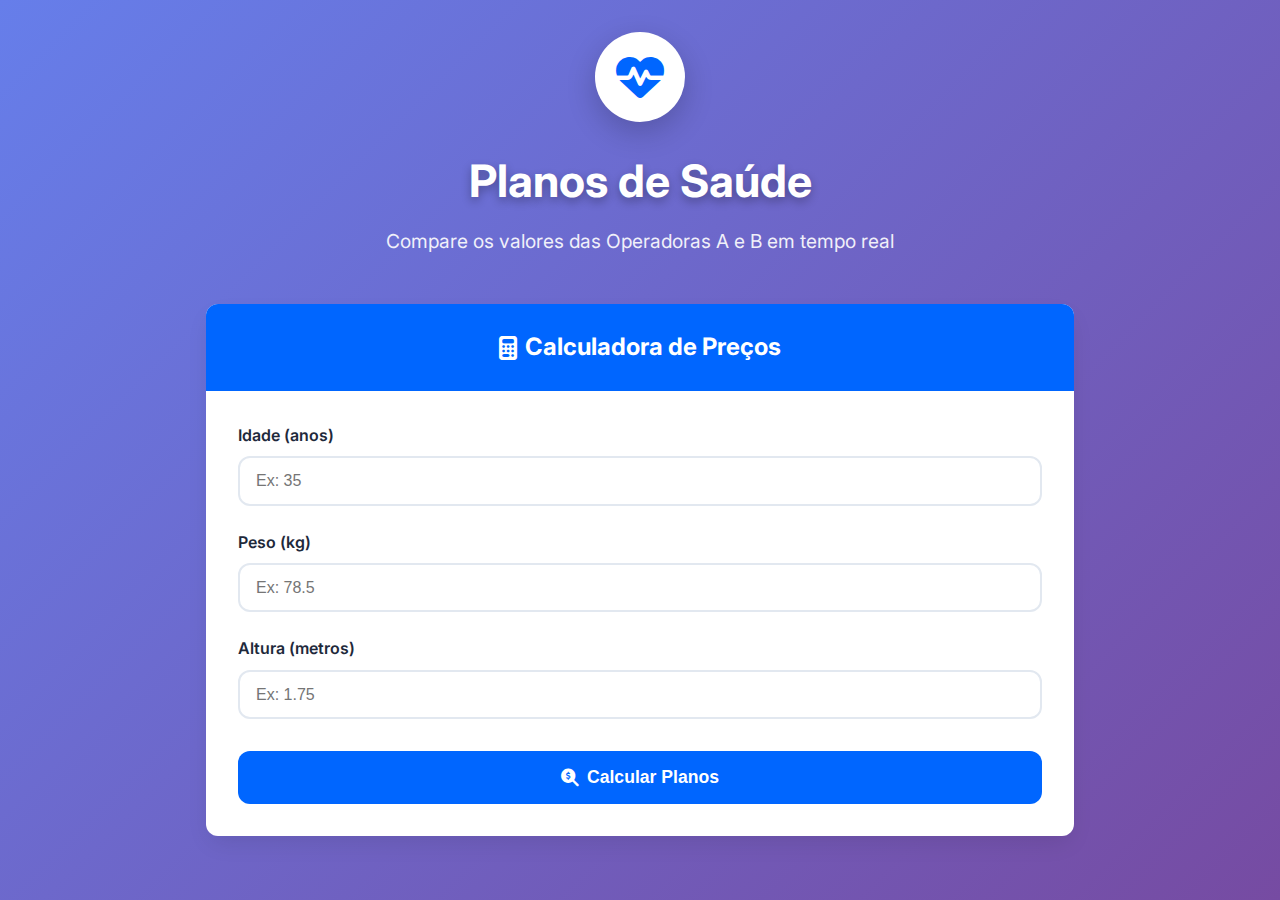
<file: 03. calc-planos/index2.html>
<!DOCTYPE html>
<html lang="pt-BR">
<head>
    <meta charset="UTF-8">
    <meta name="viewport" content="width=device-width, initial-scale=1.0">
    <title>Calculadora de Planos de Saúde</title>
    <link rel="preconnect" href="https://fonts.googleapis.com">
    <link rel="preconnect" href="https://fonts.gstatic.com" crossorigin>
    <link href="https://fonts.googleapis.com/css2?family=Inter:wght@400;500;600;700&display=swap" rel="stylesheet">
    <link rel="stylesheet" href="https://cdnjs.cloudflare.com/ajax/libs/font-awesome/6.5.0/css/all.min.css">
    <style>
        :root {
            --primary: #0066FF;
            --primary-dark: #0052CC;
            --accent: #00D4C4;
            --gray-100: #F8FAFC;
            --gray-200: #E2E8F0;
            --gray-600: #475467;
            --gray-900: #1E293B;
            --success: #10B981;
            --radius: 12px;
            --shadow: 0 10px 25px -5px rgba(0,0,0,0.1);
        }
        * { margin:0; padding:0; box-sizing:border-box; }
        body {
            font-family: 'Inter', sans-serif;
            background: linear-gradient(135deg, #667eea 0%, #764ba2 100%);
            min-height: 100vh;
            color: var(--gray-900);
            line-height: 1.6;
        }
        .container { max-width: 900px; margin: 0 auto; padding: 2rem 1rem; }
        header { text-align: center; color: white; margin-bottom: 3rem; }
        header h1 { font-size: 2.8rem; font-weight: 700; margin-bottom: 0.5rem; text-shadow: 0 4px 10px rgba(0,0,0,0.3); }
        header p { font-size: 1.2rem; opacity: 0.9; }
        .logo {
            width: 90px; height: 90px; background: white; border-radius: 50%;
            display: flex; align-items: center; justify-content: center;
            margin: 0 auto 1.5rem; box-shadow: 0 10px 30px rgba(0,0,0,0.2);
        }
        .card { background: white; border-radius: var(--radius); box-shadow: var(--shadow); overflow: hidden; margin-bottom: 2rem; }
        .card-header { background: var(--primary); color: white; padding: 1.5rem; text-align: center; }
        .card-header h2 { font-size: 1.5rem; display: flex; align-items: center; justify-content: center; gap: 0.5rem; }
        .form-body { padding: 2rem; }
        .form-group { margin-bottom: 1.5rem; }
        label { display: block; margin-bottom: 0.5rem; font-weight: 600; color: var(--gray-900); }
        input {
            width: 100%; padding: 0.85rem 1rem; border: 2px solid var(--gray-200);
            border-radius: var(--radius); font-size: 1rem; transition: all 0.3s ease;
        }
        input:focus {
            outline: none; border-color: var(--primary); box-shadow: 0 0 0 4px rgba(0,102,255,0.15);
        }
        .btn {
            background: var(--primary); color: white; border: none; padding: 1rem 2rem;
            font-size: 1.1rem; font-weight: 600; border-radius: var(--radius); cursor: pointer;
            transition: all 0.3s ease; display: flex; align-items: center; justify-content: center; gap: 0.5rem;
            margin: 2rem auto 0; width: 100%;
        }
        .btn:hover { background: var(--primary-dark); transform: translateY(-2px); box-shadow: 0 10px 20px rgba(0,102,255,0.3); }
        .result-card {
            background: linear-gradient(135deg, #667eea 0%, #764ba2 100%);
            color: white; padding: 2rem; border-radius: var(--radius);
            box-shadow: var(--shadow); display: none; animation: fadeIn 0.6s ease-out;
        }
        @keyframes fadeIn { from { opacity: 0; transform: translateY(20px); } to { opacity: 1; transform: translateY(0); } }
        table { width: 100%; border-collapse: collapse; margin: 1.5rem 0; background: rgba(255,255,255,0.1); border-radius: var(--radius); overflow: hidden; }
        th, td { padding: 1rem; text-align: center; border-bottom: 1px solid rgba(255,255,255,0.2); }
        th { background: rgba(0,0,0,0.2); font-weight: 600; }
        .highlight { background: rgba(255,255,255,0.2); font-weight: 700; }
        .recomendacao {
            margin-top: 2rem; padding: 1.5rem; background: rgba(255,255,255,0.15);
            border-radius: var(--radius); text-align: center; font-size: 1.3rem; font-weight: 600;
            backdrop-filter: blur(10px);
        }
        .total-final { font-size: 2.2rem !important; color: #FFD700; text-align: center; margin: 2rem 0 0.5rem; text-shadow: 0 4px 10px rgba(0,0,0,0.4); }
        @media (max-width: 768px) {
            header h1 { font-size: 2.2rem; }
            .form-body { padding: 1.5rem; }
        }
    </style>
</head>
<body>
    <div class="container">
        <header>
            <div class="logo">
                <i class="fas fa-heartbeat fa-3x" style="color:var(--primary);"></i>
            </div>
            <h1>Planos de Saúde</h1>
            <p>Compare os valores das Operadoras A e B em tempo real</p>
        </header>

        <div class="card">
            <div class="card-header">
                <h2><i class="fas fa-calculator"></i> Calculadora de Preços</h2>
            </div>

            <div class="form-body">
                <div class="form-group">
                    <label for="idade">Idade (anos)</label>
                    <input type="number" id="idade" min="1" placeholder="Ex: 35" required>
                </div>
                <div class="form-group">
                    <label for="peso">Peso (kg)</label>
                    <input type="number" id="peso" step="0.1" min="1" placeholder="Ex: 78.5" required>
                </div>
                <div class="form-group">
                    <label for="altura">Altura (metros)</label>
                    <input type="number" id="altura" step="0.01" min="0.5" placeholder="Ex: 1.75" required>
                </div>

                <button type="button" class="btn" onclick="calcular()">
                    <i class="fas fa-search-dollar"></i> Calcular Planos
                </button>
            </div>
        </div>

        <div id="resultado" class="result-card">
            <h2 style="text-align:center; margin-bottom:1.5rem;">Seus Resultados</h2>
            
            <p style="text-align:center; margin-bottom:1rem;">
                <strong>IMC:</strong> <span id="imc">—</span> kg/m² • 
                <strong>Classificação:</strong> <span id="classe">—</span> • 
                <strong>Fator Comorbidade (B):</strong> <span id="fator">—</span>
            </p>

            <table>
                <tr>
                    <th>Operadora</th>
                    <th>Básico</th>
                    <th>Standard</th>
                    <th>Premium</th>
                </tr>
                <tr>
                    <td><strong>Operadora A</strong></td>
                    <td id="a-basico">—</td>
                    <td id="a-standard">—</td>
                    <td id="a-premium">—</td>
                </tr>
                <tr>
                    <td><strong>Operadora B</strong></td>
                    <td id="b-basico">—</td>
                    <td id="b-standard">—</td>
                    <td id="b-premium">—</td>
                </tr>
            </table>

            <div class="recomendacao" id="recomendacao"></div>
            <div class="total-final" id="melhorPreco"></div>
        </div>
    </div>

    <script>
        const moeda = v => `R$ ${Math.max(0, v).toFixed(2).replace('.', ',')}`;

        function calcularIMC(peso, altura) { return peso / (altura * altura); }
        function classificarIMC(imc) {
            if (imc < 18.5) return "Abaixo do Peso";
            if (imc < 25) return "Normal";
            if (imc < 30) return "Sobrepeso";
            if (imc < 35) return "Obesidade";
            if (imc < 40) return "Obesidade Mórbida Grave";
            return "Obesidade Mórbida Muito Grave";
        }
        function fatorComorbidade(classe) {
            const f = {"Abaixo do Peso":10,"Normal":1,"Sobrepeso":6,"Obesidade":10,
                       "Obesidade Mórbida Grave":20,"Obesidade Mórbida Muito Grave":30};
            return f[classe] || 0;
        }
        function operadoraA(idade, imc) {
            const f = imc / 10;
            return {
                basico: 100 + idade * 10 * f,
                standard: (150 + idade * 15) * f,
                premium: (200 + imc * 10 + idade * 20) * f
            };
        }
        function operadoraB(idade, imc, fator) {
            const f = imc / 10;
            return {
                basico: 100 + fator * 10 * f,
                standard: (150 + fator * 15) * f,
                premium: (200 + imc * 10 + fator * 20) * f
            };
        }

        function calcular() {
            const idade = parseInt(document.getElementById("idade").value);
            const peso = parseFloat(document.getElementById("peso").value);
            const altura = parseFloat(document.getElementById("altura").value);

            if (!idade || !peso || !altura || idade < 1 || peso < 1 || altura < 0.5) {
                alert("Preencha todos os campos com valores válidos.");
                return;
            }

            const imc = calcularIMC(peso, altura);
            const classe = classificarIMC(imc);
            const fator = fatorComorbidade(classe);
            const a = operadoraA(idade, imc);
            const b = operadoraB(idade, imc, fator);

            document.getElementById("imc").textContent = imc.toFixed(2);
            document.getElementById("classe").textContent = classe;
            document.getElementById("fator").textContent = fator;

            document.getElementById("a-basico").textContent = moeda(a.basico);
            document.getElementById("a-standard").textContent = moeda(a.standard);
            document.getElementById("a-premium").textContent = moeda(a.premium);
            document.getElementById("b-basico").textContent = moeda(b.basico);
            document.getElementById("b-standard").textContent = moeda(b.standard);
            document.getElementById("b-premium").textContent = moeda(b.premium);

            const planos = [
                {preco: a.basico, nome: "Operadora A - Básico"},
                {preco: a.standard, nome: "Operadora A - Standard"},
                {preco: a.premium, nome: "Operadora A - Premium"},
                {preco: b.basico, nome: "Operadora B - Básico"},
                {preco: b.standard, nome: "Operadora B - Standard"},
                {preco: b.premium, nome: "Operadora B - Premium"}
            ];

            const menor = Math.min(...planos.map(p => p.preco));
            const melhores = planos.filter(p => p.preco === menor);

            let texto = "";
            if (melhores.length === 1) {
                texto = `Melhor opção: <strong>${melhores[0].nome}</strong>`;
            } else {
                texto = `Melhores opções (${melhores.length} planos):<br>` + melhores.map(m => `• ${m.nome}`).join("<br>");
            }

            document.getElementById("recomendacao").innerHTML = texto;
            document.getElementById("melhorPreco").textContent = moeda(menor);

            document.getElementById("resultado").style.display = "block";
            document.getElementById("resultado").scrollIntoView({ behavior: "smooth" });
        }
    </script>
</body>
</html>
</file>
<file: 01. solar-wave/css/style.css>
:root {
  --verde-escuro: #004d00;
  --verde-claro: #669900;
  --amarelo: #f2c94c;
  --fundo-claro: #f0f8e8;
  --texto-escuro: #264d00;
  --texto-claro: #fff;
  --cinza-claro: #eaeaea;
}

* {
  margin: 0;
  padding: 0;
  box-sizing: border-box;
}

body {
  font-family: 'Arial', sans-serif;
  color: var(--texto-escuro);
  background-color: #fff;
  line-height: 1.6;
}

.container {
  max-width: 1100px;
  margin: 0 auto;
  padding: 0 20px;
}

.site-header {
  background-color: var(--verde-escuro);
  padding: 10px 0;
  box-shadow: 0 2px 5px rgba(0, 0, 0, 0.1);
  position: top;
  top: 0;
  z-index: 1000;
}

.header-top {
  display: flex;
  justify-content: space-between;
  align-items: center;
  max-width: 1100px;
  margin: 0 auto;
  padding: 0 20px;
}

.logo {
  font-size: 1.8rem;
  font-weight: 700;
  color: var(--texto-claro);
  cursor: default;
}

.main-nav ul {
  list-style: none;
  display: flex;
  gap: 25px;
}

.main-nav ul li a {
  color: var(--texto-claro);
  text-decoration: none;
  font-weight: 600;
  font-size: 1rem;
  transition: color 0.3s ease;
}

.main-nav ul li a:hover,
.main-nav ul li a:focus {
  color: var(--amarelo);
}

.header-banner {
  background: linear-gradient(rgba(0, 77, 0, 0.7), rgba(0, 77, 0, 0.7)), url('https://images.unsplash.com/photo-1506744038136-46273834b3fb?auto=format&fit=crop&w=1350&q=80') no-repeat center center/cover;
  color: var(--texto-claro);
  text-align: center;
  padding: 80px 20px 60px;
}

.banner-content h1 {
  font-size: 2.8rem;
  font-weight: 700;
  margin-bottom: 15px;
}

.banner-content p {
  font-size: 1.2rem;
  margin-bottom: 25px;
}

.btn-banner {
  background-color: var(--amarelo);
  color: var(--verde-escuro);
  padding: 12px 28px;
  border: none;
  border-radius: 4px;
  font-weight: 700;
  font-size: 1.1rem;
  cursor: pointer;
  text-decoration: none;
  transition: background-color 0.3s ease;
}

.btn-banner:hover,
.btn-banner:focus {
  background-color: #d4af37;
  color: var(--texto-claro);
}

.section {
  padding: 60px 0;
}

h2 {
  font-size: 2rem;
  font-weight: 700;
  margin-bottom: 30px;
  color: var(--verde-escuro);
  text-align: center;
}

.about p,
.services p,
.how-it-works p,
.benefit-item p,
.contact p {
  max-width: 900px;
  margin: 0 auto;
  font-size: 1.1rem;
  color: var(--texto-escuro);
  text-align: center;
}

.service-items {
  display: flex;
  justify-content: space-around;
  gap: 25px;
  flex-wrap: wrap;
  max-width: 1100px;
  margin: 0 auto;
}

.service-item {
  background-color: var(--fundo-claro);
  border-radius: 8px;
  padding: 25px 20px;
  flex: 1 1 280px;
  box-shadow: 0 2px 8px rgba(0,0,0,0.1);
  transition: transform 0.3s ease;
}

.service-item:hover,
.service-item:focus-within {
  transform: translateY(-6px);
  box-shadow: 0 8px 15px rgba(0,0,0,0.15);
}

.service-item h3 {
  color: var(--verde-claro);
  margin-bottom: 15px;
  font-weight: 700;
  font-size: 1.3rem;
}

.how-content {
  display: flex;
  gap: 40px;
  align-items: center;
  max-width: 1100px;
  margin: 0 auto;
  padding: 0 20px;
  flex-wrap: wrap;
}

.solar-image {
  max-width: 480px;
  width: 100%;
  border-radius: 8px;
  box-shadow: 0 5px 15px rgba(0,0,0,0.1);
}

.solar-description {
  flex: 1;
  font-size: 1.1rem;
  color: var(--texto-escuro);
}

#benefits {
  background-color: var(--fundo-claro);
  padding: 40px 20px;
}

.benefits-wrapper {
  max-width: 1100px;
  margin: 0 auto;
  display: flex;
  flex-direction: column;
  gap: 30px;
}

.benefits-content {
  display: flex;
  flex-direction: column;
  gap: 25px;
  color: var(--texto-escuro);
  text-align: left;
  max-width: 700px;
  margin: 0 auto;
}

.benefit-item h3 {
  color: var(--verde-claro);
  font-weight: 600;
  margin-bottom: 8px;
  font-size: 1.3rem;
}

.benefit-item p {
  line-height: 1.5;
  font-size: 1rem;
}

.benefits-image {
  margin-top: 24px;
  display: flex;
  align-items: center;
  justify-content: center;
  padding: 12px;
}

.benefits-image img {
  display: block;
  width: 100%;
  max-width: 520px;
  height: auto;
  border-radius: 10px;
  object-fit: cover;
  transition: transform 0.35s ease, box-shadow 0.35s ease;
}

.benefits-image img:hover,
.benefits-image img:focus {
  transform: translateY(-6px) scale(1.01);
}

@media (max-width: 768px) {
  .benefits-image {
    padding: 8px 6px;
  }
  .benefits-image img {
    max-width: 100%;
  }
}

.contact-form {
  max-width: 600px;
  margin: 0 auto 30px;
  display: flex;
  flex-direction: column;
  gap: 20px;
}

.form-group label {
  display: block;
  font-weight: 600;
  margin-bottom: 6px;
  color: var(--verde-escuro);
}

.form-group input,
.form-group textarea {
  width: 100%;
  padding: 10px 14px;
  border: 1.5px solid var(--cinza-claro);
  border-radius: 6px;
  font-size: 1rem;
  resize: vertical;
  transition: border-color 0.3s ease;
}

.form-group input:focus,
.form-group textarea:focus {
  outline: none;
  border-color: var(--verde-claro);
  box-shadow: 0 0 8px rgba(102, 153, 0, 0.4);
}

.btn-submit {
  background-color: var(--verde-claro);
  color: var(--texto-claro);
  padding: 12px 28px;
  border: none;
  border-radius: 6px;
  font-weight: 700;
  font-size: 1.1rem;
  cursor: pointer;
  transition: background-color 0.3s ease;
}

.btn-submit:hover,
.btn-submit:focus {
  background-color: #557700;
}

.contact-info {
  text-align: center;
  color: var(--verde-escuro);
  font-weight: 600;
  font-size: 1.1rem;
}

.contact-info a {
  color: var(--verde-claro);
  text-decoration: none;
  font-weight: 700;
}

.contact-info a:hover,
.contact-info a:focus {
  text-decoration: underline;
}

.site-footer {
  background-color: var(--verde-escuro);
  padding: 15px 20px;
  color: var(--texto-claro);
  text-align: center;
  font-size: 0.9rem;
}

@media (max-width: 900px) {
  .service-items {
    flex-direction: column;
  }
  .how-content {
    flex-direction: column;
  }
}

@media (max-width: 768px) {
  .benefits-wrapper {
    padding: 0 15px;
  }
}

.main-nav a.active {
  color: var(--amarelo);
}
</file>
<file: 04. weather-app/css/style.css>
:root {
  --glass-bg: rgba(255, 255, 255, 0.1);
  --glass-border: rgba(255, 255, 255, 0.2);
  --glass-shadow: 0 8px 32px 0 rgba(0, 0, 0, 0.37);
  --text-color: #ffffff;
}

* {
  margin: 0;
  padding: 0;
  box-sizing: border-box;
  font-family: 'Poppins', sans-serif;
}

body {
  display: flex;
  justify-content: center;
  align-items: center;
  min-height: 100vh;
  background: #222;
  background-size: cover;
  background-position: center;
  transition: background-image 0.5s ease-in-out;
  overflow: hidden;
}

/* Overlay escuro */
body::before {
  content: '';
  position: absolute;
  top: 0; left: 0;
  width: 100%; height: 100%;
  background: linear-gradient(to top, rgba(0,0,0,0.7), rgba(0,0,0,0.1));
  z-index: -1;
}

.card {
  background: var(--glass-bg);
  backdrop-filter: blur(16px);
  -webkit-backdrop-filter: blur(16px);
  border: 1px solid var(--glass-border);
  box-shadow: var(--glass-shadow);
  border-radius: 24px;
  padding: 2rem;
  width: 90%;
  max-width: 420px;
  text-align: center;
  color: var(--text-color);
}

.search-box {
  display: flex;
  align-items: center;
  background: rgba(0, 0, 0, 0.2);
  border-radius: 30px;
  padding: 5px;
  margin-bottom: 2rem;
  border: 1px solid transparent;
}

.search-bar {
  border: none;
  outline: none;
  background: transparent;
  color: white;
  padding: 10px 15px;
  font-size: 1rem;
  flex: 1;
}

.search-bar::placeholder { color: rgba(255, 255, 255, 0.7); }

.search-btn {
  border: none;
  background: white;
  border-radius: 50%;
  width: 40px; height: 40px;
  cursor: pointer;
  font-size: 1.1rem;
  transition: transform 0.2s;
}

.search-btn:hover { transform: scale(1.1); }

.weather.loading { opacity: 0; pointer-events: none; }

.city { font-size: 1.8rem; font-weight: 500; margin-bottom: 0.5rem; }

.temp-box {
  display: flex; justify-content: center; align-items: center;
  gap: 15px; margin: 1rem 0;
}

.temp { font-size: 4.5rem; font-weight: 700; text-shadow: 2px 4px 10px rgba(0,0,0,0.2); line-height: 1; }
.icon { font-size: 4rem; animation: float 3s ease-in-out infinite; }

.description { font-size: 1.2rem; text-transform: capitalize; margin-bottom: 2rem; font-weight: 300; }

/* Grid de 3 colunas */
.details {
  display: flex;
  justify-content: space-between;
  border-top: 1px solid rgba(255,255,255,0.2);
  padding-top: 1.5rem;
  padding-left: 10px;
  padding-right: 10px;
}

.col {
  display: flex; flex-direction: column; align-items: center; gap: 5px;
}

.symbol { font-size: 1.4rem; }
.caption { font-size: 0.7rem; opacity: 0.8; text-transform: uppercase; letter-spacing: 1px; }

.error-msg {
  color: #ffcccc; background: rgba(255,0,0,0.2); padding: 10px;
  border-radius: 8px; margin-top: 1rem;
}

@keyframes float {
  0%, 100% { transform: translateY(0); }
  50% { transform: translateY(-10px); }
}

@keyframes fadeIn {
  from { opacity: 0; transform: translateY(10px); }
  to { opacity: 1; transform: translateY(0); }
}
</file>
